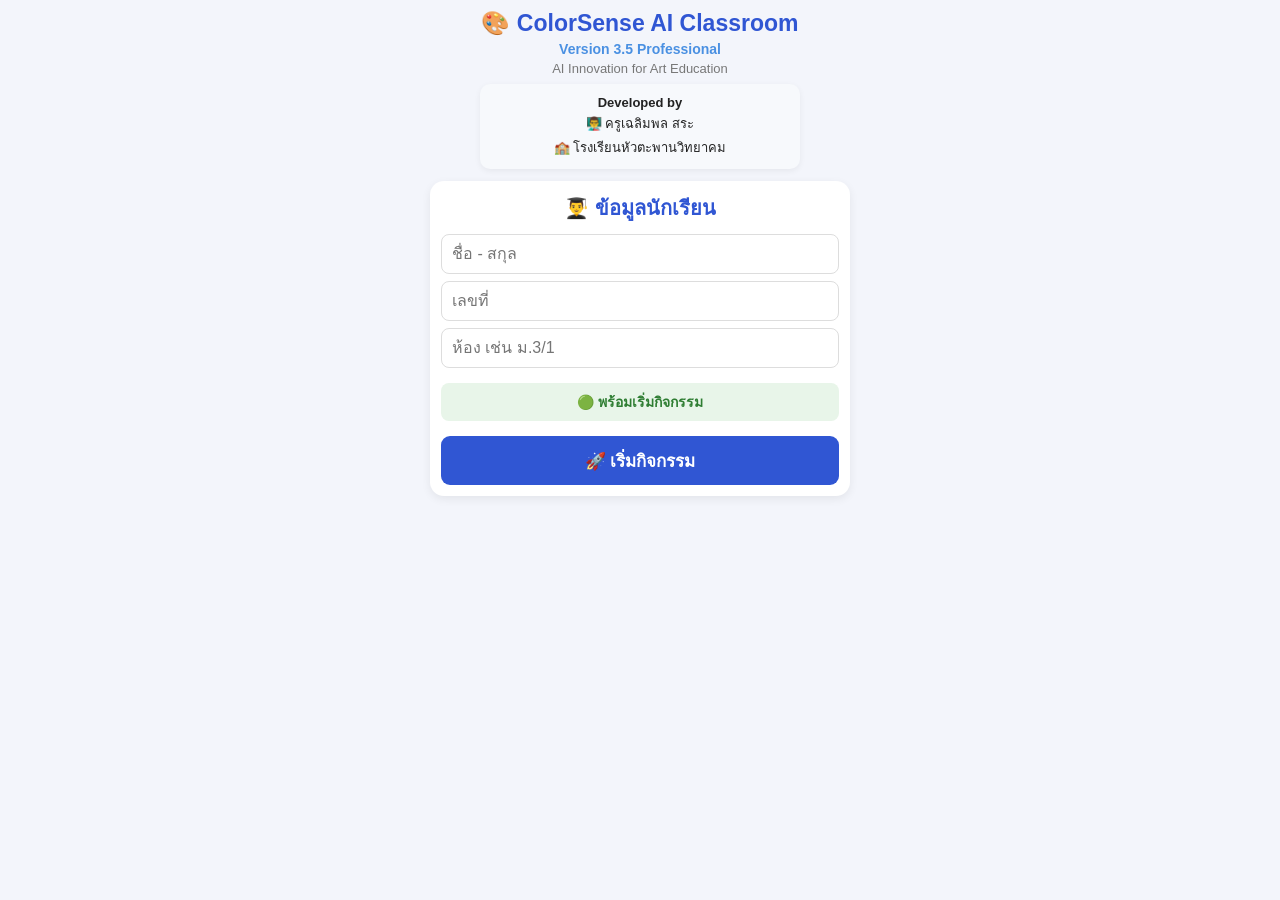
<file: docs/index.html>
<!DOCTYPE html>
<html lang="th">
<head>
    <meta charset="UTF-8">
    <meta name="viewport" content="width=device-width, initial-scale=1.0">
    <title>ColorSense AI Classroom</title>

    <link rel="stylesheet" href="assets/css/style.css">
</head>

<body>

<div id="app">
    <section id="startPage">
        
    <!-- หน้าแรก -->
    <header class="appHeader">

    <h1>🎨 ColorSense AI Classroom</h1>

    <p class="version">
        Version 3.5 Professional
    </p>

    <p class="subtitle">
        AI Innovation for Art Education
    </p>

    <div class="developerBox">

        <p><strong>Developed by</strong></p>

        <p>👨‍🏫 ครูเฉลิมพล สระ</p>

        <p>🏫 โรงเรียนหัวตะพานวิทยาคม</p>

    </div>
    </header>

        <div class="card studentCard">

    <h2>👨‍🎓 ข้อมูลนักเรียน</h2>

    <input
        type="text"
        id="studentName"
        placeholder="ชื่อ - สกุล">

    <input
        type="number"
        id="studentNo"
        placeholder="เลขที่">

    <input
        type="text"
        id="studentRoom"
        placeholder="ห้อง เช่น ม.3/1">

    <div class="statusBox">

        🟢 พร้อมเริ่มกิจกรรม

    </div>

    <button id="startBtn">

        🚀 เริ่มกิจกรรม

    </button>

</div>
    </section>
<!-- ================================
     CAMERA PAGE
================================ -->

<section id="cameraPage" style="display:none;">

    <div class="cameraContainer">

        <!-- =========================
             หัวข้อ
        ========================== -->

        <h2>📷 วิเคราะห์สี</h2>


        <!-- =========================
             กล้อง
        ========================== -->

        <div class="cameraBox">

            <video
                id="video"
                autoplay
                playsinline>
            </video>

            <canvas
                id="canvas"
                width="320"
                height="240"
                style="display:none;">
            </canvas>

            <p id="cameraStatus" class="cameraStatus">
                📷 กำลังเตรียมกล้อง...
            </p>

        </div>


        <!-- =========================
             สีที่กำลังสแกน
        ========================== -->

        <div class="card scanCard">

            <h3>🎨 สีที่กำลังสแกน</h3>

            <div
                id="previewColor"
                class="colorCircle">
            </div>

            <p id="liveRGB">

                RGB :
                <span id="rValue">0</span>
                |
                <span id="gValue">0</span>
                |
                <span id="bValue">0</span>

            </p>

        </div>


        <!-- =========================
             สีต้นแบบ
        ========================== -->

        <div class="card referenceCard">

            <h3>🎯 สีต้นแบบ</h3>

            <div
                id="referenceColor"
                class="colorCircle">
            </div>

            <p id="referenceRGB">
                ยังไม่ได้ตั้งสีต้นแบบ
            </p>

            <button id="saveReference">
                📌 ตั้งเป็นสีต้นแบบ
            </button>

        </div>


        <!-- =========================
             บันทึกผลการทดลอง
             ย้ายขึ้นมาต่อจากสีต้นแบบ
        ========================== -->

        <div class="card recordCard">

            <button
                id="recordAttempt"
                disabled>

                🎯 บันทึกผลการทดลอง

            </button>

        </div>


        <!-- =========================
             การทดลอง
        ========================== -->

        <div class="card attemptCard">

            <h3>🎨 การทดลอง</h3>

            <div id="attemptBox">

                ทดลองครั้งที่
                <span id="attemptNo">1</span>
                / 3

            </div>

            <p id="attemptStatus">
                เหลืออีก 3 ครั้ง
            </p>

        </div>


        <!-- =========================
             ความเหมือนของสี
        ========================== -->

        <div class="card similarityCard">

            <h3>🏆 ความเหมือนของสี</h3>

            <div id="similarityValue">
                0%
            </div>

            <p id="resultText">
                -
            </p>

        </div>


        <!-- =========================
             AI Coach
        ========================== -->

        <div class="card aiCoachCard">

            <h3>🤖 AI Coach</h3>

            <div id="aiCoachMessage">
                รอการทดลองครั้งที่ 1...
            </div>

        </div>


        <!-- =========================
             การควบคุม
        ========================== -->

        <div class="card actionCard">

            <button id="submitScore">
                ✅ ส่งคะแนน
            </button>

            <button id="backBtn">
                ← กลับ
            </button>

        </div>


    </div>

</section>

</div>
<script src="assets/js/script.js"></script>
<script src="assets/js/camera.js"></script>
<script src="assets/js/aiCoach.js"></script>

</body>
</html>
</file>
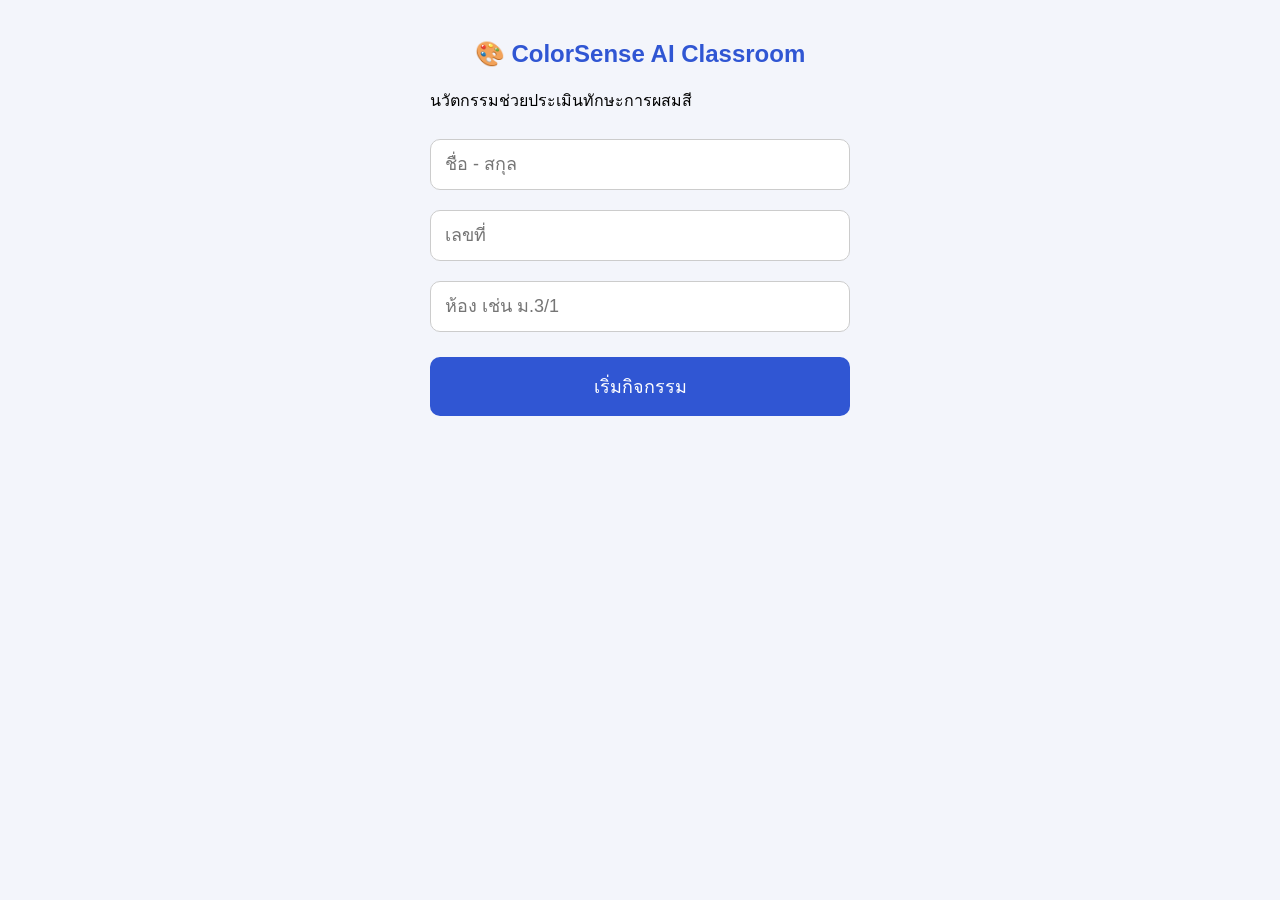
<file: source/index.html>
<!DOCTYPE html>
<html lang="th">
<head>
    <meta charset="UTF-8">
    <meta name="viewport" content="width=device-width, initial-scale=1.0">
    <title>ColorSense AI Classroom</title>

    <link rel="stylesheet" href="assets/css/style.css">
</head>

<body>

<div id="app">

    <!-- หน้าแรก -->
    <section id="home">

        <h1>🎨 ColorSense AI Classroom</h1>

        <p>นวัตกรรมช่วยประเมินทักษะการผสมสี</p>

        <input
            type="text"
            id="studentName"
            placeholder="ชื่อ - สกุล">

        <input
            type="number"
            id="studentNo"
            placeholder="เลขที่">

        <input
            type="text"
            id="studentRoom"
            placeholder="ห้อง เช่น ม.3/1">

        <button id="startBtn">
            เริ่มกิจกรรม
        </button>

    </section>

    <!-- หน้ากล้อง -->
    <section id="cameraPage" style="display:none;">

        <h2>📷 วิเคราะห์สี</h2>

        <video
            id="video"
            autoplay
            playsinline>
        </video>
        <canvas
    id="canvas"
    width="320"
    height="240"
    style="display:none;">
</canvas>

<div id="colorInfo">

    <h3>🎯 สีต้นแบบ</h3>

<div id="referenceColor"></div>

<p id="referenceRGB">
ยังไม่ได้ตั้งสีต้นแบบ

</p>

<button id="saveReference">

📌 ตั้งเป็นสีต้นแบบ

</button>
<button id="recordAttempt" disabled>

🎯 บันทึกผลการทดลอง

</button>
<button id="submitScore">
    ✅ ส่งคะแนน
</button>
<hr>
<hr>

<h3>🎨 การทดลอง</h3>

<div id="attemptBox">

    ทดลองครั้งที่ <span id="attemptNo">1</span> / 3

</div>

<p id="attemptStatus">

เหลืออีก 3 ครั้ง
</p>
<h3>🎯 ความเหมือนของสี</h3>

<div id="similarityValue">
0%
</div>
<p id="resultText">
-
</p>

<hr>
    <div id="previewColor"></div>

    <p>R :
        <span id="rValue">0</span>
    </p>

    <p>G :
        <span id="gValue">0</span>
    </p>

    <p>B :
        <span id="bValue">0</span>
    </p>

</div>

        <div id="targetCircle"></div>

        <button id="backBtn">
            ← กลับ
        </button>

    </section>

</div>

<script src="assets/js/script.js"></script>
<script src="assets/js/camera.js"></script>

</body>
</html>
</file>
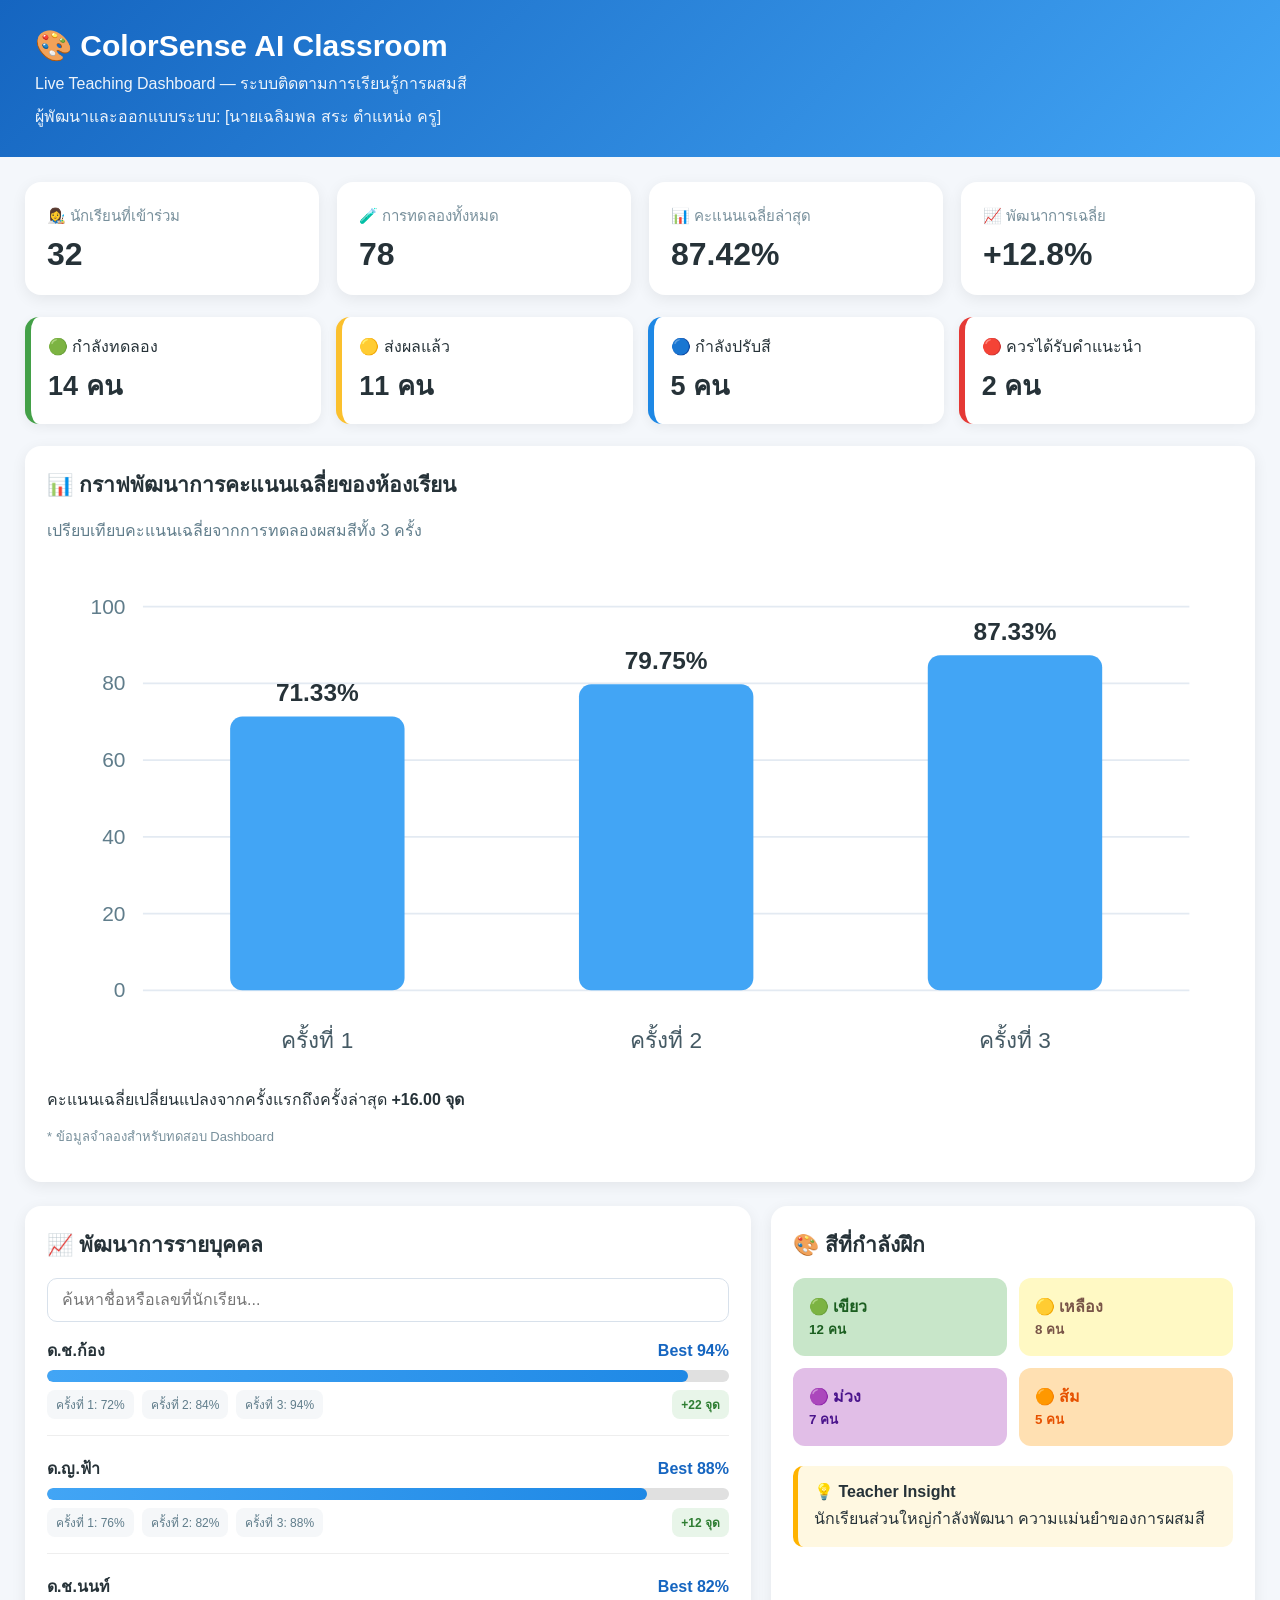
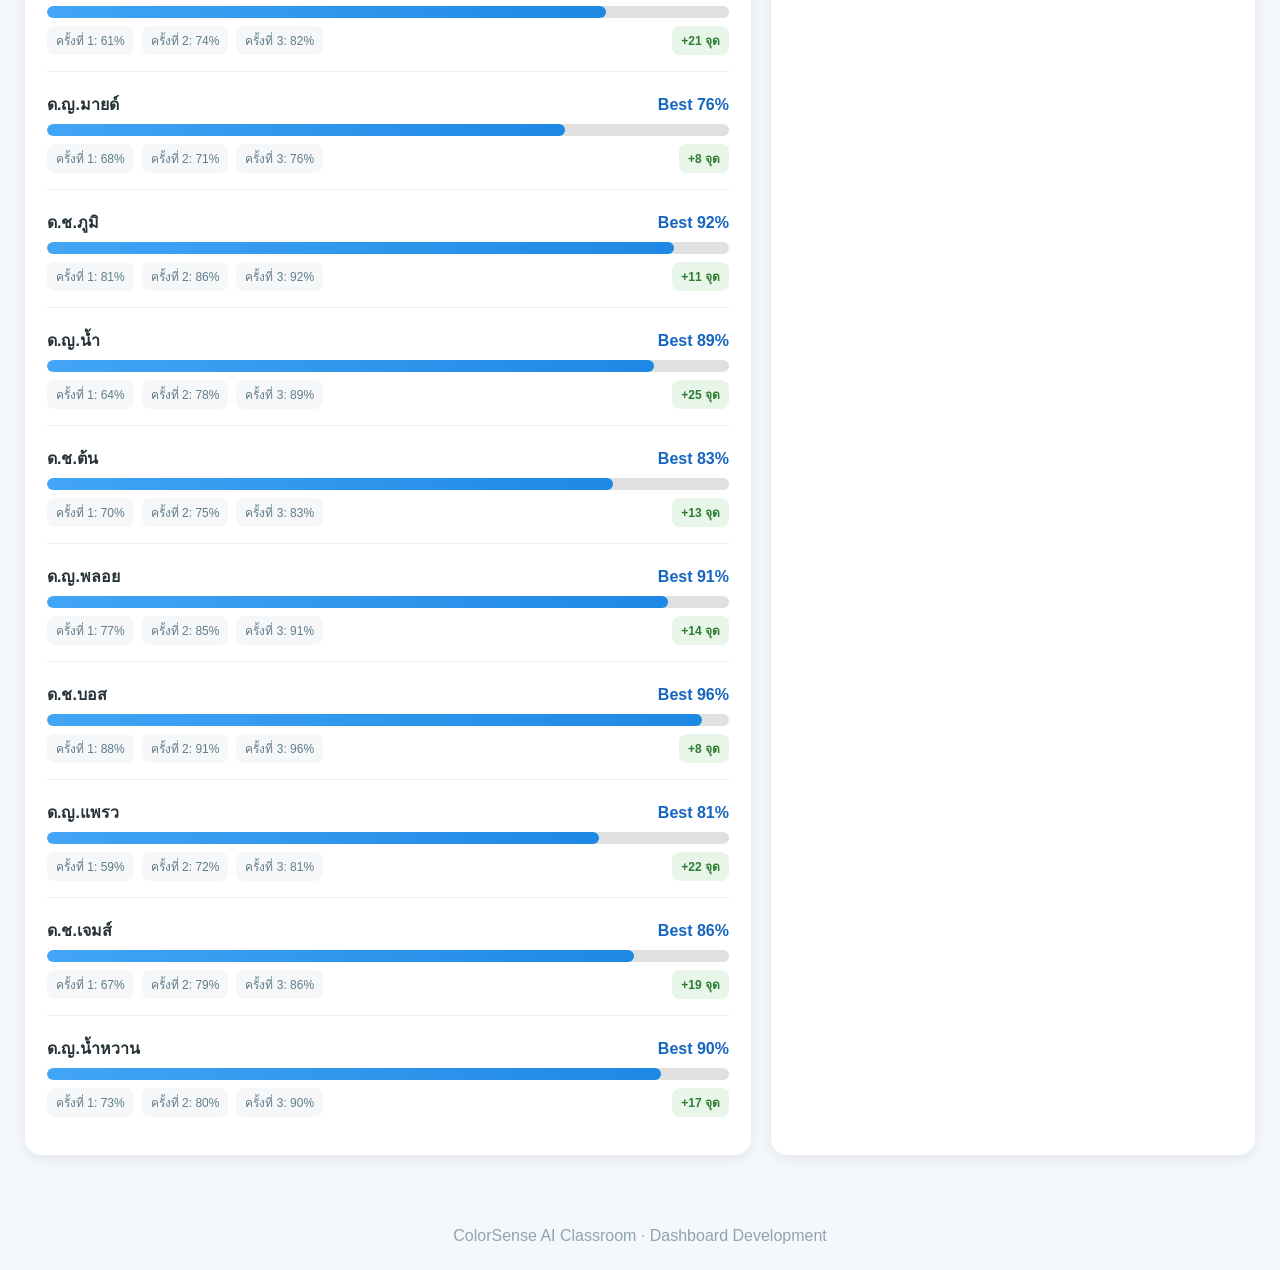
<file: dashboard/dashboard.html>
<!DOCTYPE html>
<html lang="th">

<head>

    <meta charset="UTF-8">

    <meta
        name="viewport"
        content="width=device-width, initial-scale=1.0"
    >

    <title>ColorSense AI — Teaching Dashboard</title>


    <style>

        * {
            box-sizing: border-box;
        }


        body {

            margin: 0;

            font-family:
                "Segoe UI",
                Tahoma,
                Arial,
                sans-serif;

            background: #f4f7fb;

            color: #263238;
        }


        /* ==============================
           HEADER
        ============================== */

        header {

            background:
                linear-gradient(
                    135deg,
                    #1565c0,
                    #42a5f5
                );

            color: white;

            padding: 28px 35px;
        }


        header h1 {

            margin: 0;

            font-size: 30px;
        }


        header p {

            margin: 8px 0 0;

            opacity: 0.92;
        }


        /* ==============================
           CONTAINER
        ============================== */

        .container {

            max-width: 1450px;

            margin: auto;

            padding: 25px;
        }


        /* ==============================
           STAT CARDS
        ============================== */

        .stats {

            display: grid;

            grid-template-columns:
                repeat(4, 1fr);

            gap: 18px;

            margin-bottom: 22px;
        }


        .card {

            background: white;

            border-radius: 16px;

            padding: 22px;

            box-shadow:
                0 4px 15px
                rgba(0, 0, 0, 0.07);
        }


        .stat-title {

            font-size: 15px;

            color: #78909c;
        }


        .stat-value {

            font-size: 32px;

            font-weight: bold;

            margin-top: 8px;
        }


        /* ==============================
           LIVE STATUS
        ============================== */

        .live-grid {

            display: grid;

            grid-template-columns:
                repeat(4, 1fr);

            gap: 15px;

            margin-bottom: 22px;
        }


        .live-card {

            border-radius: 14px;

            padding: 17px;

            background: white;

            box-shadow:
                0 3px 12px
                rgba(0, 0, 0, 0.06);
        }


        .live-number {

            font-size: 27px;

            font-weight: bold;

            margin-top: 5px;
        }


        .live-green {

            border-left: 6px solid #43a047;
        }


        .live-yellow {

            border-left: 6px solid #fbc02d;
        }


        .live-blue {

            border-left: 6px solid #1e88e5;
        }


        .live-red {

            border-left: 6px solid #e53935;
        }


        /* ==============================
           MAIN GRID
        ============================== */

        .main-grid {

            display: grid;

            grid-template-columns:
                1.5fr 1fr;

            gap: 20px;

            margin-bottom: 22px;
        }


        .card h2 {

            margin-top: 0;

            font-size: 21px;
        }


        /* ==============================
           STUDENT PROGRESS
        ============================== */

        .student {

            margin-bottom: 20px;

            padding-bottom: 16px;

            border-bottom:
                1px solid #eeeeee;
        }


        .student:last-child {

            border-bottom: none;

            margin-bottom: 0;
        }


        .student-header {

            display: flex;

            justify-content:
                space-between;

            align-items: center;

            margin-bottom: 7px;
        }


        .student-name {

            font-weight: 600;
        }


        .student-best {

            color: #1565c0;

            font-weight: bold;
        }


        .attempts {

            display: flex;

            gap: 8px;

            margin-top: 8px;
        }


        .attempt {

            font-size: 12px;

            color: #607d8b;

            background: #f5f7f9;

            padding:
                5px 9px;

            border-radius: 8px;
        }


        .improvement {

            font-size: 12px;

            font-weight: bold;

            color: #2e7d32;

            margin-left: auto;

            padding: 5px 9px;

            background: #e8f5e9;

            border-radius: 8px;
        }


        .progress {

            height: 12px;

            background: #e0e0e0;

            border-radius: 20px;

            overflow: hidden;
        }


        .progress-bar {

            height: 100%;

            border-radius: 20px;

            background:
                linear-gradient(
                    90deg,
                    #42a5f5,
                    #1e88e5
                );
        }


        /* ==============================
           COLORS
        ============================== */

        .color-list {

            display: grid;

            grid-template-columns:
                repeat(2, 1fr);

            gap: 12px;
        }


        .color-item {

            padding: 16px;

            border-radius: 12px;

            font-weight: bold;
        }


        .green {

            background: #c8e6c9;

            color: #1b5e20;
        }


        .yellow {

            background: #fff9c4;

            color: #795548;
        }


        .purple {

            background: #e1bee7;

            color: #4a148c;
        }


        .orange {

            background: #ffe0b2;

            color: #e65100;
        }


        /* ==============================
           TEACHER INSIGHT
        ============================== */

        .notice {

            margin-top: 20px;

            background: #fff8e1;

            border-left:
                5px solid #ffb300;

            padding: 16px;

            border-radius: 10px;
        }


        .notice-title {

            font-weight: bold;

            margin-bottom: 5px;
        }


        /* ==============================
           FOOTER
        ============================== */

        .footer {

            text-align: center;

            color: #90a4ae;

            padding: 25px;
        }


        /* ==============================
           RESPONSIVE
        ============================== */

        @media (max-width: 1000px) {

            .stats,
            .live-grid {

                grid-template-columns:
                    repeat(2, 1fr);
            }


            .main-grid {

                grid-template-columns: 1fr;
            }
        }


        @media (max-width: 550px) {

            .stats,
            .live-grid {

                grid-template-columns: 1fr;
            }


            .color-list {

                grid-template-columns: 1fr;
            }


            header {

                padding: 22px;
            }


            header h1 {

                font-size: 24px;
            }


            .container {

                padding: 15px;
            }
        }
/* ==========================================
   CLASS PROGRESS CHART
========================================== */

.chart-card {
    margin-bottom: 24px;
}

.chart-description {
    color: #607d8b;
    margin-top: 8px;
    margin-bottom: 20px;
}

.chart-container {
    width: 100%;
    min-height: 280px;
    overflow-x: auto;
}

.chart-container svg {
    display: block;
    width: 100%;
    height: auto;
}

.chart-note {
    margin-top: 14px;
    font-size: 13px;
    color: #78909c;
}

.chart-bar {
    transition: height 0.25s ease;
}

@media (max-width: 550px) {
    .chart-container {
        min-height: 240px;
    }
}

/* D3.5 — Student Search and Detail */

.student-search {
    margin: 16px 0;
}

.student-search input {
    box-sizing: border-box;
    width: 100%;
    padding: 12px 14px;
    border: 1px solid #d8e1eb;
    border-radius: 10px;
    font: inherit;
    background: #fff;
}

.student-search input:focus {
    outline: 2px solid #90caf9;
    outline-offset: 2px;
}

.student {
    cursor: pointer;
}

.student:focus-visible {
    outline: 2px solid #42a5f5;
    outline-offset: 3px;
}

.student-detail-panel {
    margin: 16px 0;
    padding: 18px;
    border: 1px solid #d8e1eb;
    border-radius: 12px;
    background: #f8fbff;
}

.student-detail-panel[hidden] {
    display: none;
}

.student-detail-panel h3 {
    margin-top: 0;
}

.student-detail-scores {
    display: grid;
    grid-template-columns: repeat(3, minmax(0, 1fr));
    gap: 10px;
    margin: 16px 0;
}

.student-detail-score {
    padding: 12px 8px;
    text-align: center;
    border-radius: 8px;
    background: #fff;
    border: 1px solid #e3eaf2;
}

.student-detail-score strong {
    display: block;
    font-size: 20px;
    margin-top: 6px;
}

.student-detail-actions {
    display: flex;
    justify-content: flex-end;
    margin-top: 12px;
}

.student-detail-actions button {
    padding: 9px 14px;
    border: 0;
    border-radius: 8px;
    background: #e3f2fd;
    color: #1565c0;
    cursor: pointer;
}

@media (max-width: 480px) {
    .student-detail-scores {
        grid-template-columns: 1fr;
    }
}

    </style>

</head>


<body>


<!-- ==========================================
     HEADER
========================================== -->

<header>

    <h1>
        🎨 ColorSense AI Classroom
    </h1>

    <p>
        Live Teaching Dashboard —
        ระบบติดตามการเรียนรู้การผสมสี
    </p>

    <p class="developer-name">
        ผู้พัฒนาและออกแบบระบบ: [นายเฉลิมพล สระ ตำแหน่ง ครู]
    </p>

</header>


<div class="container">


    <!-- ==========================================
         CLASS OVERVIEW
    =========================================== -->

    <section class="stats">


        <div class="card">

            <div class="stat-title">
                👩‍🎨 นักเรียนที่เข้าร่วม
            </div>

            <div class="stat-value">
                32
            </div>

        </div>


        <div class="card">

            <div class="stat-title">
                🧪 การทดลองทั้งหมด
            </div>

            <div class="stat-value">
                78
            </div>

        </div>


        <div class="card">

            <div class="stat-title">
                📊 คะแนนเฉลี่ยล่าสุด
            </div>

            <div class="stat-value">
                87.42%
            </div>

        </div>


        <div class="card">

            <div class="stat-title">
                📈 พัฒนาการเฉลี่ย
            </div>

            <div class="stat-value">
                +12.8%
            </div>

        </div>


    </section>


    <!-- ==========================================
         LIVE LEARNING STATUS
    =========================================== -->

    <section class="live-grid">


        <div class="live-card live-green">

            <div>
                🟢 กำลังทดลอง
            </div>

            <div class="live-number">
                14 คน
            </div>

        </div>


        <div class="live-card live-yellow">

            <div>
                🟡 ส่งผลแล้ว
            </div>

            <div class="live-number">
                11 คน
            </div>

        </div>


        <div class="live-card live-blue">

            <div>
                🔵 กำลังปรับสี
            </div>

            <div class="live-number">
                5 คน
            </div>

        </div>


        <div class="live-card live-red">

            <div>
                🔴 ควรได้รับคำแนะนำ
            </div>

            <div class="live-number">
                2 คน
            </div>

        </div>


    </section>


    <!-- ==========================================
         MAIN CONTENT
    =========================================== -->
<!-- CLASS PROGRESS CHART -->
<section class="card chart-card">

    <h2>📊 กราฟพัฒนาการคะแนนเฉลี่ยของห้องเรียน</h2>

    <p class="chart-description">
        เปรียบเทียบคะแนนเฉลี่ยจากการทดลองผสมสีทั้ง 3 ครั้ง
    </p>

    <div id="attemptAverageChart" class="chart-container">
        <p>กำลังเตรียมข้อมูลกราฟ...</p>
    </div>

    <p class="chart-note">
        * ข้อมูลจำลองสำหรับทดสอบ Dashboard
    </p>

</section>
<section class="main-grid">

    <!-- STUDENT DEVELOPMENT -->

    <div class="card">

        <h2>
            📈 พัฒนาการรายบุคคล
        </h2>

<div class="student-search">
    <input
        type="search"
        id="studentSearch"
        placeholder="ค้นหาชื่อหรือเลขที่นักเรียน..."
        aria-label="ค้นหานักเรียนด้วยชื่อหรือเลขที่"
    />
</div>

<div id="studentDetailPanel" class="student-detail-panel" hidden></div>

        <div id="studentProgressList"></div>

    </div>


    <!-- COLORS + TEACHER INSIGHT -->

    <div class="card">

        <h2>
            🎨 สีที่กำลังฝึก
        </h2>

        <div class="color-list">

            <div class="color-item green">
                🟢 เขียว
                <br>
                <small>12 คน</small>
            </div>

            <div class="color-item yellow">
                🟡 เหลือง
                <br>
                <small>8 คน</small>
            </div>

            <div class="color-item purple">
                🟣 ม่วง
                <br>
                <small>7 คน</small>
            </div>

            <div class="color-item orange">
                🟠 ส้ม
                <br>
                <small>5 คน</small>
            </div>

        </div>

        <div class="notice">

            <div class="notice-title">
                💡 Teacher Insight
            </div>

            นักเรียนส่วนใหญ่กำลังพัฒนา
            ความแม่นยำของการผสมสี

        </div>

    </div>

</section>


</div>


<div class="footer">

    ColorSense AI Classroom ·
    Dashboard Development

</div>
<script src="dashboardData.js"></script>

</body>

</html>
</file>
<file: docs/assets/css/style.css>
/* =========================================================
   ColorSense AI Classroom
   Version 3.6 Professional
   Mobile Compact UI
   ========================================================= */

/* =========================================================
   GLOBAL
   ========================================================= */

* {
    box-sizing: border-box;
}

html {
    scroll-behavior: smooth;
}

body {
    margin: 0;
    padding: 0;
    font-family: Arial, "Noto Sans Thai", sans-serif;
    background: #f3f5fb;
    color: #222;
}

/* =========================================================
   APP
   ========================================================= */

#app {
    width: 100%;
    max-width: 460px;
    margin: 0 auto;
    padding: 10px;
}

/* =========================================================
   HEADINGS
   ========================================================= */

h1,
h2,
h3 {
    margin-top: 0;
}

h1,
h2 {
    text-align: center;
    color: #3056d3;
}

h1 {
    font-size: 24px;
    margin-bottom: 5px;
}

h2 {
    font-size: 20px;
    margin-bottom: 10px;
}

h3 {
    font-size: 17px;
    text-align: center;
    margin-bottom: 8px;
}

/* =========================================================
   HEADER
   ========================================================= */

.appHeader {
    text-align: center;
    margin-bottom: 10px;
}

.appHeader h1 {
    font-size: 23px;
    margin-bottom: 4px;
}

.version {
    font-size: 14px;
    font-weight: bold;
    color: #4a90e2;
    margin: 2px 0;
}

.subtitle {
    font-size: 13px;
    color: #777;
    margin: 4px 0 8px;
}

.developerBox {
    background: #f7f9fc;
    border-radius: 10px;
    padding: 8px;
    margin: 8px auto 12px;
    max-width: 320px;
    box-shadow: 0 2px 6px rgba(0, 0, 0, 0.06);
}

.developerBox p {
    margin: 3px 0;
    font-size: 13px;
}

/* =========================================================
   CARD
   ========================================================= */

.card {
    background: #ffffff;
    border-radius: 14px;
    padding: 11px;
    margin: 8px auto;
    box-shadow: 0 3px 10px rgba(0, 0, 0, 0.07);
}

/* ไม่ให้ hover ทำให้มือถือขยับ */
.card:hover {
    transform: none;
}

/* =========================================================
   STUDENT CARD
   ========================================================= */

.studentCard {
    max-width: 420px;
    margin: 8px auto;
}

.studentCard h2 {
    margin-bottom: 10px;
}

.studentCard input {
    width: 100%;
    padding: 10px;
    margin-bottom: 7px;
    border: 1px solid #ddd;
    border-radius: 8px;
    font-size: 16px;
}

.statusBox {
    background: #e8f5e9;
    color: #2e7d32;
    text-align: center;
    padding: 8px;
    border-radius: 8px;
    font-size: 14px;
    font-weight: bold;
    margin: 8px 0;
}

#startBtn {
    width: 100%;
    padding: 11px;
    border: none;
    border-radius: 9px;
    font-size: 17px;
    font-weight: bold;
    cursor: pointer;
    background: #3056d3;
    color: white;
}

/* =========================================================
   CAMERA PAGE
   ========================================================= */

#cameraPage {
    position: relative;
    width: 100%;
}

/* =========================================================
   CAMERA
   ========================================================= */

.cameraContainer {
    width: 100%;
    margin: 0 auto;
}

/* หัวข้อวิเคราะห์สี */
.cameraContainer > h2 {
    font-size: 20px;
    margin-bottom: 8px;
}

/* กล้องให้สั้นลง */
video {
    display: block;
    width: 100%;
    height: 300px;
    object-fit: cover;
    border-radius: 14px;
    background: #000;
}

/* =========================================================
   SCAN COLOR
   ========================================================= */

/*
   สีที่กำลังสแกน
   ใช้พื้นที่น้อยลง แต่ยังเห็นสีและ RGB ชัด
*/

.scanCard {
    padding: 10px;
    margin: 7px auto;
}

.scanCard h3 {
    margin-bottom: 6px;
}

#previewColor {
    width: 58px;
    height: 58px;
    margin: 3px auto 5px;
    border-radius: 50%;
    border: 3px solid #444;
    background: #000;
}

#liveRGB {
    font-size: 15px;
    font-weight: bold;
    text-align: center;
    margin: 4px 0 2px;
    color: #333;
}

/* =========================================================
   REFERENCE COLOR
   ========================================================= */

.referenceCard {
    padding: 10px;
    margin: 7px auto;
}

.referenceCard h3 {
    margin-bottom: 6px;
}

.colorCircle {
    width: 65px;
    height: 65px;
    border-radius: 50%;
    margin: 3px auto 7px;
    border: 3px solid #444;
}

#referenceColor {
    width: 65px;
    height: 65px;
    margin: 3px auto 7px;
    border-radius: 50%;
    background: #ddd;
    border: 3px solid #444;
}

#referenceRGB {
    text-align: center;
    font-size: 14px;
    color: #555;
    margin: 4px 0 7px;
}

/* =========================================================
   SAVE REFERENCE
   ========================================================= */

#saveReference {
    width: 100%;
    height: 40px;
    padding: 7px;
    border: none;
    border-radius: 8px;
    background: #4a90e2;
    color: white;
    font-size: 15px;
    font-weight: bold;
    cursor: pointer;
}

#saveReference:hover {
    background: #357bd8;
}

/* =========================================================
   ATTEMPT
   ========================================================= */

#attemptBox {
    text-align: center;
    font-size: 16px;
    font-weight: bold;
    margin: 4px 0;
}

#attemptStatus {
    text-align: center;
    font-size: 14px;
    margin: 4px 0;
    color: #666;
}

/* =========================================================
   SIMILARITY
   ========================================================= */

#similarityValue {
    font-size: 38px;
    font-weight: bold;
    text-align: center;
    color: #1976d2;
    margin: 5px 0;
}

#resultText {
    text-align: center;
    font-size: 20px;
    font-weight: bold;
    margin: 3px 0;
}

/* =========================================================
   AI COACH
   ========================================================= */

.aiCoachCard {
    border-left: 4px solid #4caf50;
    padding: 10px;
    margin: 8px auto;
}

.aiCoachCard h3 {
    margin-bottom: 6px;
}

#aiCoachMessage {
    background: #f1fff3;
    border: 1px solid #b7e4c7;
    border-radius: 9px;
    padding: 10px;
    color: #2e7d32;
    font-size: 14px;
    line-height: 1.45;
    text-align: left;
    white-space: pre-line;
    min-height: 45px;
}

/* =========================================================
   ACTION CARD
   ========================================================= */

.actionCard {
    padding: 10px;
    margin: 8px auto 15px;
}

.actionCard h3 {
    margin-bottom: 5px;
}

.actionCard button {
    width: 100%;
    margin-top: 7px;
}

/* =========================================================
   BUTTON
   ========================================================= */

button {
    width: 100%;
    padding: 10px;
    margin-top: 7px;
    font-size: 16px;
    border: none;
    border-radius: 8px;
    background: #3056d3;
    color: white;
    cursor: pointer;
}

button:disabled {
    opacity: 0.6;
    cursor: not-allowed;
}

/* =========================================================
   RECORD BUTTON
   ========================================================= */

#recordAttempt {
    background: #3056d3;
    font-weight: bold;
}

#recordAttempt.finished {
    background: #dc3545;
    color: white;
    cursor: not-allowed;
    opacity: 1;
}

/* =========================================================
   SUBMIT BUTTON
   ========================================================= */

#submitScore {
    width: 100%;
    margin-top: 7px;
    padding: 10px;
    background: #28a745;
    color: white;
    border: none;
    border-radius: 8px;
    font-size: 16px;
    font-weight: bold;
    cursor: pointer;
}

#submitScore:hover {
    background: #218838;
}

/* =========================================================
   COLOR INFO
   ========================================================= */

#colorInfo {
    margin-top: 8px;
    background: white;
    padding: 10px;
    border-radius: 12px;
    text-align: center;
    box-shadow: 0 3px 8px rgba(0, 0, 0, 0.08);
}

/* =========================================================
   MOBILE COMPACT
   ========================================================= */

@media (max-width: 600px) {

    #app {
        max-width: 430px;
        padding: 7px;
    }

    .appHeader {
        margin-bottom: 7px;
    }

    .appHeader h1 {
        font-size: 21px;
    }

    .card {
        padding: 9px;
        margin: 6px auto;
        border-radius: 12px;
    }

    video {
        height: 280px;
        border-radius: 12px;
    }

    .cameraContainer > h2 {
        font-size: 18px;
        margin-bottom: 5px;
    }

    .scanCard,
    .referenceCard,
    .aiCoachCard,
    .actionCard {
        margin: 6px auto;
    }

    #previewColor {
        width: 52px;
        height: 52px;
    }

    #referenceColor {
        width: 58px;
        height: 58px;
    }

    #similarityValue {
        font-size: 36px;
    }

    #resultText {
        font-size: 19px;
    }

    #aiCoachMessage {
        font-size: 13px;
        padding: 9px;
        line-height: 1.4;
    }

    button {
        padding: 9px;
        font-size: 15px;
    }
}

/* =========================================================
   VERY SMALL PHONES
   ========================================================= */

@media (max-width: 380px) {

    #app {
        padding: 5px;
    }

    video {
        height: 245px;
    }

    .card {
        padding: 8px;
        margin: 5px auto;
    }

    h3 {
        font-size: 15px;
    }

    #previewColor {
        width: 48px;
        height: 48px;
    }

    #referenceColor {
        width: 52px;
        height: 52px;
    }

    #similarityValue {
        font-size: 32px;
    }

    #resultText {
        font-size: 17px;
    }
}

/* =========================================================
   END VERSION 3.6
   ========================================================= */
   /* =========================================================
   ColorSense AI 3.5 Professional
   STEP 2 — Compact Responsive Camera Layout
   ========================================================= */


/* =========================================================
   CAMERA PAGE
   ========================================================= */

#cameraPage {
    width: 100%;
    box-sizing: border-box;
}


/* =========================================================
   CAMERA CONTAINER
   ========================================================= */

.cameraContainer {
    width: 100%;
    max-width: 420px;
    margin: 0 auto;
    box-sizing: border-box;
}


/* =========================================================
   CAMERA BOX
   ========================================================= */

.cameraBox {
    width: 100%;
    text-align: center;
    margin: 0 auto 10px;
}


/* =========================================================
   CAMERA — ลดขนาดลง
   ========================================================= */

.cameraBox video,
#video {

    display: block;

    width: 50%;

    max-width: 260px;

    height: auto;

    aspect-ratio: 4 / 3;

    object-fit: cover;

    margin: 0 auto;

    border-radius: 12px;

    background: #000;

}


/* =========================================================
   CAMERA STATUS
   ========================================================= */

.cameraStatus {

    margin: 5px 0 8px;

    text-align: center;

    font-size: 13px;

    color: #666;

    line-height: 1.3;

}


/* =========================================================
   CARD — ลดพื้นที่โดยรวม
   ========================================================= */

.cameraContainer .card {

    padding: 12px 15px;

    margin: 10px auto;

    border-radius: 14px;

}


/* =========================================================
   CARD TITLE
   ========================================================= */

.cameraContainer .card h3 {

    margin-top: 0;

    margin-bottom: 8px;

    font-size: 17px;

    text-align: center;

}


/* =========================================================
   COLOR CIRCLE
   ========================================================= */

.cameraContainer .colorCircle {

    width: 70px;

    height: 70px;

    margin: 5px auto 8px;

    border-radius: 50%;

    border: 3px solid #444;

    box-sizing: border-box;

}


/* =========================================================
   สีที่กำลังสแกน — RGB บรรทัดเดียว
   ========================================================= */

#liveRGB {

    display: block;

    width: 100%;

    margin: 5px auto 0;

    text-align: center;

    white-space: nowrap;

    font-size: 15px;

    font-weight: bold;

    color: #333;

    line-height: 1.3;

}


/* =========================================================
   สีต้นแบบ — RGB บรรทัดเดียว
   ========================================================= */

#referenceRGB {

    display: block;

    width: 100%;

    margin: 5px auto 10px;

    text-align: center;

    white-space: nowrap;

    font-size: 15px;

    font-weight: bold;

    color: #555;

    line-height: 1.3;

}


/* =========================================================
   ปุ่มตั้งสีต้นแบบ
   ========================================================= */

#saveReference {

    width: 100%;

    height: 42px;

    margin: 5px 0 0;

    padding: 8px 12px;

    border: none;

    border-radius: 10px;

    background: #4A90E2;

    color: white;

    font-size: 15px;

    font-weight: bold;

    cursor: pointer;

}


/* =========================================================
   RECORD CARD
   ========================================================= */

.recordCard {

    padding: 8px 15px !important;

}


/* =========================================================
   ปุ่มบันทึกผลการทดลอง
   ========================================================= */

#recordAttempt {

    width: 100%;

    height: 44px;

    margin: 0;

    padding: 8px 12px;

    border: none;

    border-radius: 10px;

    font-size: 16px;

    font-weight: bold;

}


/* =========================================================
   สถานะปุ่มบันทึกเมื่อกดแล้ว
   ========================================================= */

#recordAttempt.finished {

    background: #dc3545;

    color: white;

    opacity: 1;

}


/* =========================================================
   ATTEMPT CARD
   ========================================================= */

.attemptCard {

    text-align: center;

}


/* =========================================================
   ATTEMPT BOX
   ========================================================= */

#attemptBox {

    font-size: 16px;

    font-weight: bold;

    line-height: 1.4;

}


/* =========================================================
   ATTEMPT STATUS
   ========================================================= */

#attemptStatus {

    margin: 5px 0 0;

    font-size: 14px;

    color: #666;

}


/* =========================================================
   SIMILARITY
   ========================================================= */

.similarityCard {

    text-align: center;

}


#similarityValue {

    font-size: 34px;

    font-weight: bold;

    text-align: center;

    color: #1976d2;

    margin: 5px 0;

    line-height: 1.1;

}


#resultText {

    text-align: center;

    font-size: 19px;

    font-weight: bold;

    margin: 5px 0;

}


/* =========================================================
   AI COACH
   ========================================================= */

.aiCoachCard {

    border-left: 5px solid #4caf50;

}


#aiCoachMessage {

    background: #f1fff3;

    border: 1px solid #b7e4c7;

    border-radius: 10px;

    padding: 10px 12px;

    color: #2e7d32;

    font-size: 14px;

    line-height: 1.45;

    text-align: left;

    white-space: pre-line;

    min-height: 45px;

}


/* =========================================================
   ACTION CARD
   ========================================================= */

.actionCard {

    padding: 8px 15px !important;

}


/* =========================================================
   ปุ่มส่งคะแนน / กลับ
   ========================================================= */

.actionCard button {

    width: 100%;

    height: 42px;

    margin-top: 7px;

    padding: 8px 12px;

    font-size: 16px;

}


/* =========================================================
   MOBILE
   ========================================================= */

@media (max-width: 600px) {

    #cameraPage {

        padding-left: 8px;

        padding-right: 8px;

    }


    .cameraContainer {

        max-width: 100%;

    }


    .cameraBox video,
    #video {

        width: 50%;

        max-width: 220px;

    }


    .cameraContainer .card {

        margin: 8px auto;

        padding: 10px 12px;

        border-radius: 12px;

    }


    .cameraContainer .card h3 {

        font-size: 16px;

        margin-bottom: 6px;

    }


    .cameraContainer .colorCircle {

        width: 62px;

        height: 62px;

    }


    #liveRGB,
    #referenceRGB {

        font-size: 14px;

    }


    #saveReference,
    #recordAttempt,
    .actionCard button {

        height: 40px;

        font-size: 15px;

    }


    #similarityValue {

        font-size: 32px;

    }


    #resultText {

        font-size: 18px;

    }


    #aiCoachMessage {

        font-size: 14px;

        padding: 9px 10px;

    }

}


/* =========================================================
   NOTEBOOK / DESKTOP
   ========================================================= */

@media (min-width: 601px) {

    .cameraContainer {

        max-width: 420px;

    }


    .cameraBox video,
    #video {

        width: 50%;

        max-width: 260px;

    }

}
/* ==========================================
   FIX — Reference RGB One Line
========================================== */

#referenceRGB {
    display: flex !important;
    justify-content: center;
    align-items: center;

    width: 100%;

    white-space: nowrap !important;

    text-align: center;

    font-size: 15px;

    line-height: 1.2;

    margin: 5px auto 10px;

    overflow: visible !important;
}
.developer-name {
    margin: 6px 0 0;
    font-size: 14px;
    opacity: 0.85;
}
</file>
<file: source/assets/css/style.css>
body{

    margin:0;
    font-family:sans-serif;
    background:#f3f5fb;
}

#app{

    max-width:420px;
    margin:auto;
    padding:20px;
}

h1,h2{

    text-align:center;
    color:#3056d3;
}

input{

    width:100%;
    padding:14px;
    margin:10px 0;
    font-size:18px;
    border-radius:10px;
    border:1px solid #ccc;
    box-sizing:border-box;
}

button{

    width:100%;
    padding:15px;
    margin-top:15px;
    font-size:18px;
    border:none;
    border-radius:10px;
    background:#3056d3;
    color:white;
    cursor:pointer;
}

video{

    width:100%;
    border-radius:15px;
    background:black;
}

#cameraPage{

    position:relative;
}

#targetCircle{

    position:absolute;

    width:140px;
    height:140px;

    border:5px solid yellow;

    border-radius:50%;

    top:45%;
    left:50%;

    transform:translate(-50%,-50%);

    pointer-events:none;
}
#colorInfo{

    margin-top:20px;

    background:white;

    padding:15px;

    border-radius:12px;

    text-align:center;

    box-shadow:0 3px 10px rgba(0,0,0,.15);

}

#previewColor{

    width:90px;

    height:90px;

    margin:auto;

    border-radius:50%;

    border:3px solid #444;

    background:black;

    margin-bottom:15px;

}
#referenceColor{

width:90px;

height:90px;

margin:auto;

border-radius:50%;

background:#ddd;

border:3px solid #444;

margin-bottom:10px;

}

#saveReference{

margin-top:10px;

padding:12px 20px;

border:none;

border-radius:10px;

background:#28a745;

color:white;

font-size:16px;

cursor:pointer;

}

#saveReference:hover{

background:#218838;

}
/* ===============================
   Similarity
=============================== */

#similarityValue{

    font-size:42px;
    font-weight:bold;
    text-align:center;
    color:#1976d2;
    margin:15px 0;

}
/* ===============================
   Result Text
=============================== */

#resultText{

    text-align:center;
    font-size:28px;
    font-weight:bold;
    margin-top:10px;

}
/* ===============================
   Submit Score Button
=============================== */

#submitScore{

    width:100%;
    margin-top:10px;
    padding:15px;

    background:#1976d2;
    color:white;

    border:none;
    border-radius:10px;

    font-size:18px;
    font-weight:bold;

    cursor:pointer;

}

#submitScore:hover{

    background:#1565c0;

}
</file>
